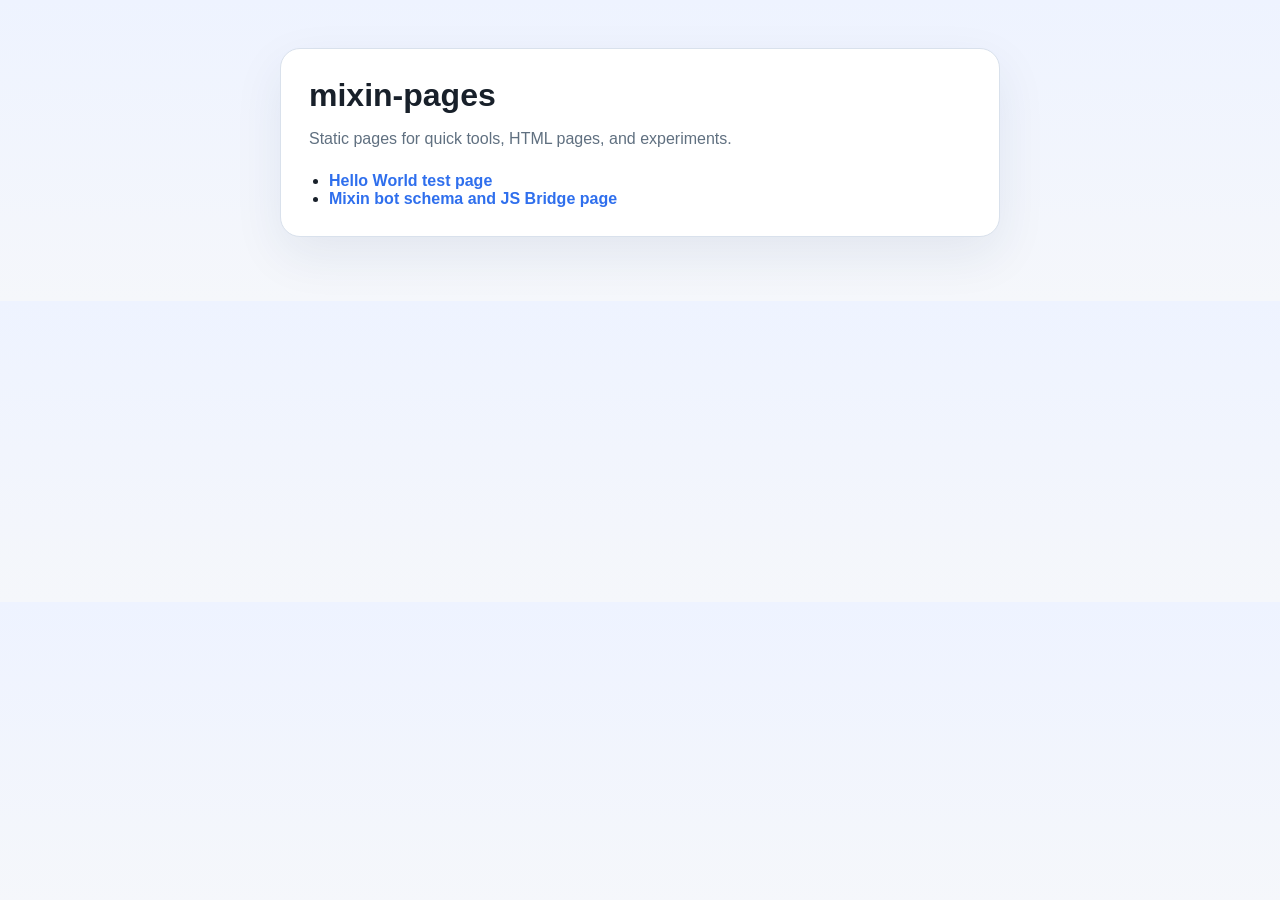
<file: index.html>
<!DOCTYPE html>
<html lang="en">
<head>
  <meta charset="UTF-8">
  <meta name="viewport" content="width=device-width, initial-scale=1.0">
  <title>mixin-pages</title>
  <style>
    :root {
      color-scheme: light;
      --bg: #f5f7fb;
      --card: #ffffff;
      --text: #18202a;
      --muted: #607080;
      --accent: #2f6fed;
      --border: #d9e1ec;
    }

    * {
      box-sizing: border-box;
    }

    body {
      margin: 0;
      font-family: ui-sans-serif, -apple-system, BlinkMacSystemFont, "Segoe UI", sans-serif;
      background: linear-gradient(180deg, #eef3ff 0%, var(--bg) 100%);
      color: var(--text);
    }

    main {
      max-width: 760px;
      margin: 0 auto;
      padding: 48px 20px 64px;
    }

    .card {
      background: var(--card);
      border: 1px solid var(--border);
      border-radius: 20px;
      padding: 28px;
      box-shadow: 0 18px 50px rgba(29, 54, 87, 0.08);
    }

    h1 {
      margin: 0 0 12px;
      font-size: 2rem;
    }

    p {
      margin: 0 0 16px;
      line-height: 1.6;
      color: var(--muted);
    }

    a {
      color: var(--accent);
      text-decoration: none;
      font-weight: 600;
    }

    a:hover {
      text-decoration: underline;
    }

    ul {
      padding-left: 20px;
      margin: 20px 0 0;
    }
  </style>
</head>
<body>
  <main>
    <section class="card">
      <h1>mixin-pages</h1>
      <p>Static pages for quick tools, HTML pages, and experiments.</p>
      <ul>
        <li><a href="./helloworld.html">Hello World test page</a></li>
        <li><a href="./bot-schema/">Mixin bot schema and JS Bridge page</a></li>
      </ul>
    </section>
  </main>
</body>
</html>
</file>
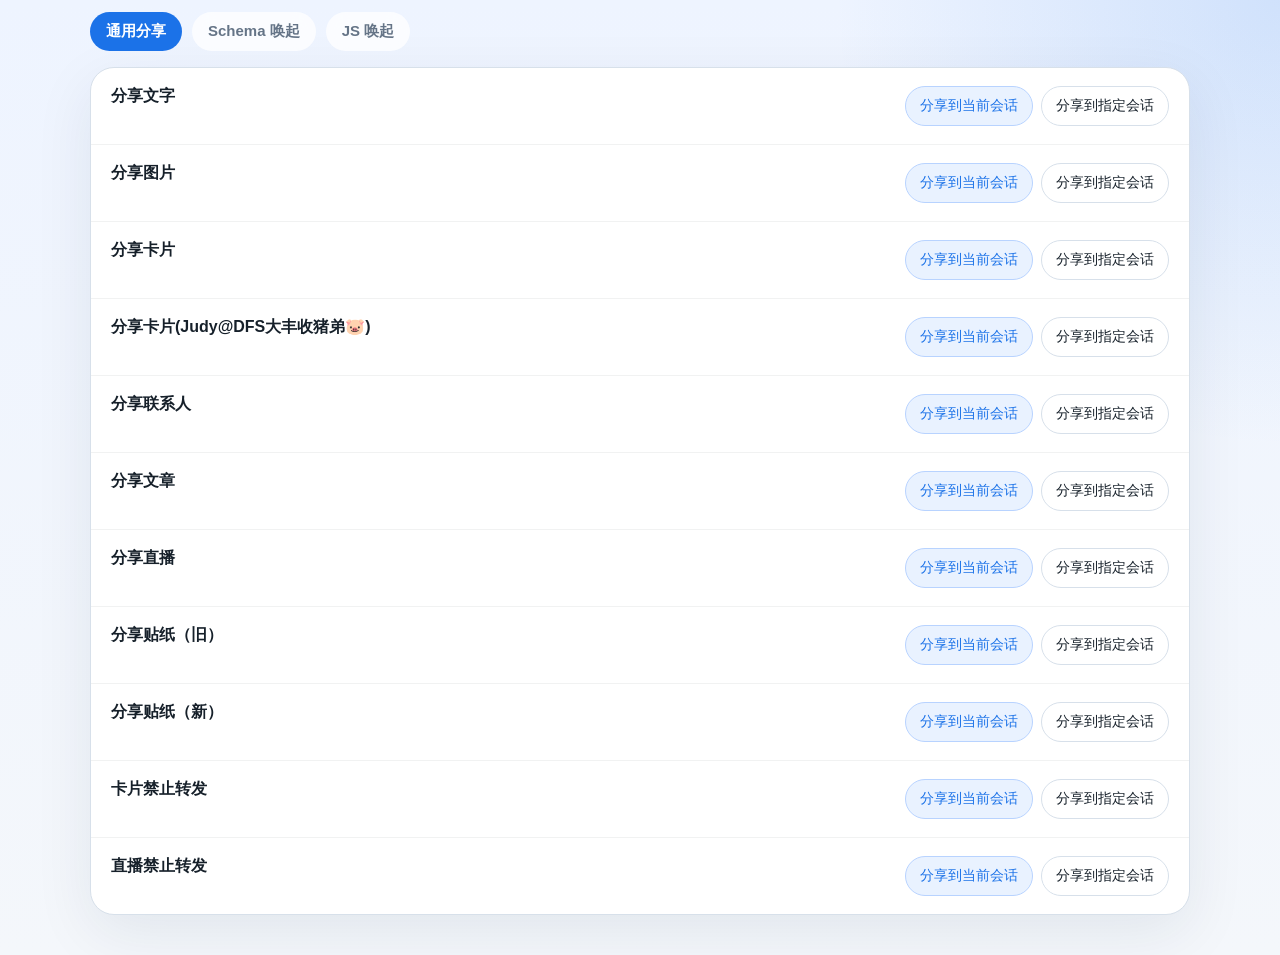
<file: bot-schema/index.html>
<!DOCTYPE html>
<html lang="zh-CN">
<head>
  <meta charset="UTF-8">
  <meta name="viewport" content="width=device-width, initial-scale=1.0">
  <title>Mixin Demo</title>
  <link rel="stylesheet" href="./style.css">
</head>
<body>
  <nav class="tabs" aria-label="bot schema tabs">
    <button class="tab active" data-tab="share" type="button">通用分享</button>
    <button class="tab" data-tab="schema" type="button">Schema 唤起</button>
    <button class="tab" data-tab="js" type="button">JS 唤起</button>
  </nav>

  <main id="panels">
    <section class="panel active" data-panel="share">
      <table>
        <tbody id="share-body"></tbody>
      </table>
    </section>

    <section class="panel" data-panel="schema">
      <table>
        <tbody id="schema-body"></tbody>
      </table>
    </section>

    <section class="panel" data-panel="js">
      <table>
        <tbody id="js-body"></tbody>
      </table>
    </section>
  </main>

  <div id="toast" aria-live="polite"></div>
  <script src="./app.js"></script>
</body>
</html>
</file>
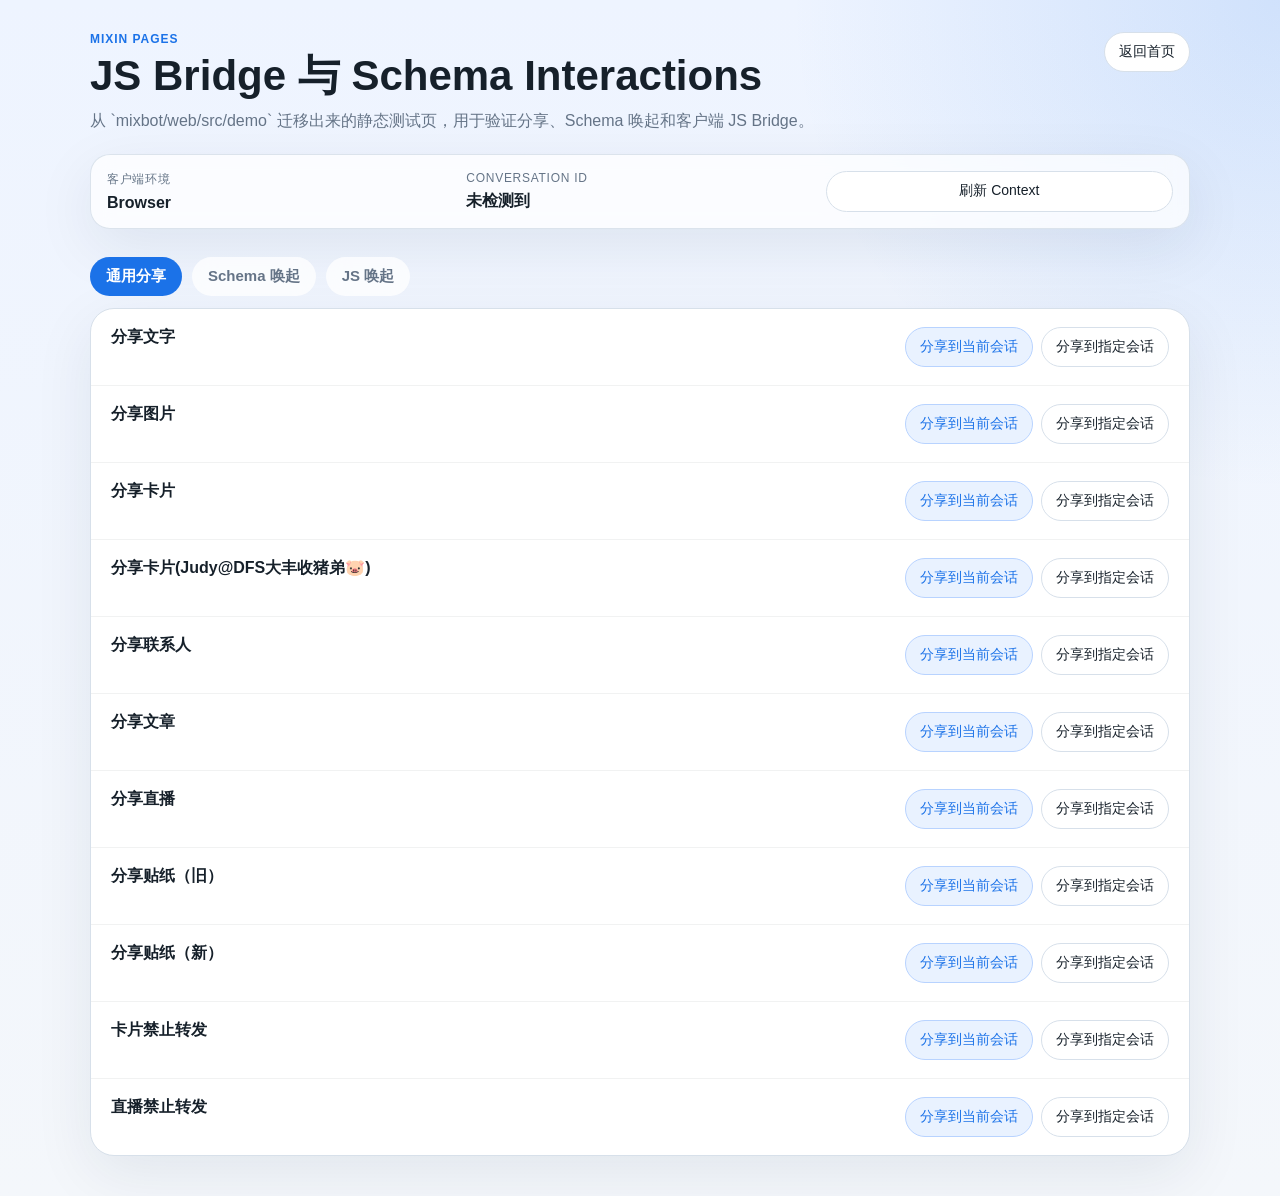
<file: demo/index.html>
<!DOCTYPE html>
<html lang="zh-CN">
<head>
  <meta charset="UTF-8">
  <meta name="viewport" content="width=device-width, initial-scale=1.0">
  <title>Mixin Demo</title>
  <link rel="stylesheet" href="./style.css">
</head>
<body>
  <header class="hero">
    <div>
      <p class="eyebrow">Mixin Pages</p>
      <h1>JS Bridge 与 Schema Interactions</h1>
      <p class="summary">从 `mixbot/web/src/demo` 迁移出来的静态测试页，用于验证分享、Schema 唤起和客户端 JS Bridge。</p>
    </div>
    <a class="back-link" href="../index.html">返回首页</a>
  </header>

  <section class="status-panel">
    <div>
      <span class="status-label">客户端环境</span>
      <strong id="platform-label">Browser</strong>
    </div>
    <div>
      <span class="status-label">Conversation ID</span>
      <strong id="conversation-label">未检测到</strong>
    </div>
    <button id="refresh-context" type="button">刷新 Context</button>
  </section>

  <nav class="tabs" aria-label="demo tabs">
    <button class="tab active" data-tab="share" type="button">通用分享</button>
    <button class="tab" data-tab="schema" type="button">Schema 唤起</button>
    <button class="tab" data-tab="js" type="button">JS 唤起</button>
  </nav>

  <main id="panels">
    <section class="panel active" data-panel="share">
      <table>
        <tbody id="share-body"></tbody>
      </table>
    </section>

    <section class="panel" data-panel="schema">
      <table>
        <tbody id="schema-body"></tbody>
      </table>
    </section>

    <section class="panel" data-panel="js">
      <table>
        <tbody id="js-body"></tbody>
      </table>
    </section>
  </main>

  <div id="toast" aria-live="polite"></div>
  <script src="./app.js"></script>
</body>
</html>
</file>
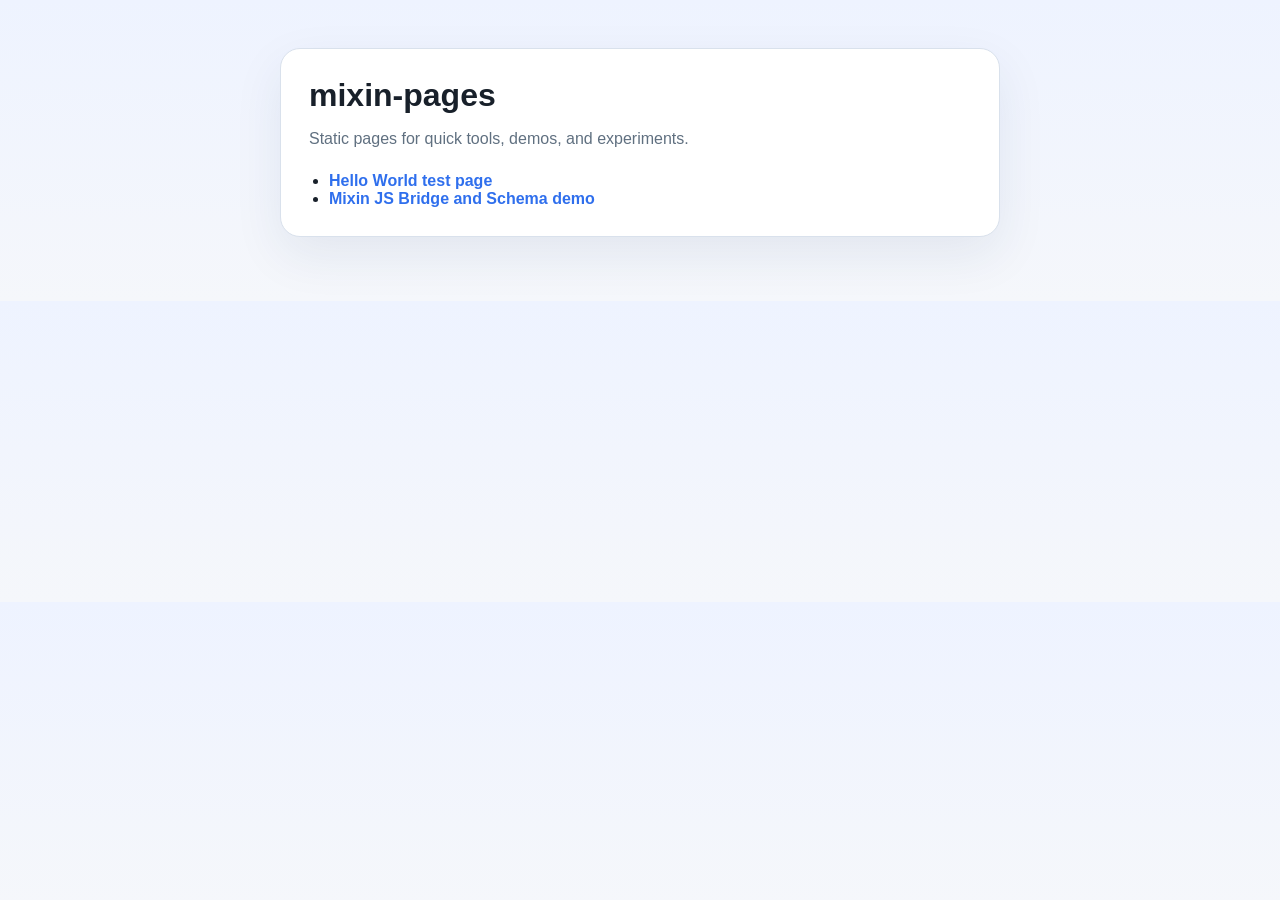
<file: docs/index.html>
<!DOCTYPE html>
<html lang="en">
<head>
  <meta charset="UTF-8">
  <meta name="viewport" content="width=device-width, initial-scale=1.0">
  <title>mixin-pages</title>
  <style>
    :root {
      color-scheme: light;
      --bg: #f5f7fb;
      --card: #ffffff;
      --text: #18202a;
      --muted: #607080;
      --accent: #2f6fed;
      --border: #d9e1ec;
    }

    * {
      box-sizing: border-box;
    }

    body {
      margin: 0;
      font-family: ui-sans-serif, -apple-system, BlinkMacSystemFont, "Segoe UI", sans-serif;
      background: linear-gradient(180deg, #eef3ff 0%, var(--bg) 100%);
      color: var(--text);
    }

    main {
      max-width: 760px;
      margin: 0 auto;
      padding: 48px 20px 64px;
    }

    .card {
      background: var(--card);
      border: 1px solid var(--border);
      border-radius: 20px;
      padding: 28px;
      box-shadow: 0 18px 50px rgba(29, 54, 87, 0.08);
    }

    h1 {
      margin: 0 0 12px;
      font-size: 2rem;
    }

    p {
      margin: 0 0 16px;
      line-height: 1.6;
      color: var(--muted);
    }

    a {
      color: var(--accent);
      text-decoration: none;
      font-weight: 600;
    }

    a:hover {
      text-decoration: underline;
    }

    ul {
      padding-left: 20px;
      margin: 20px 0 0;
    }
  </style>
</head>
<body>
  <main>
    <section class="card">
      <h1>mixin-pages</h1>
      <p>Static pages for quick tools, demos, and experiments.</p>
      <ul>
        <li><a href="./helloworld.html">Hello World test page</a></li>
        <li><a href="./demo/">Mixin JS Bridge and Schema demo</a></li>
      </ul>
    </section>
  </main>
</body>
</html>
</file>
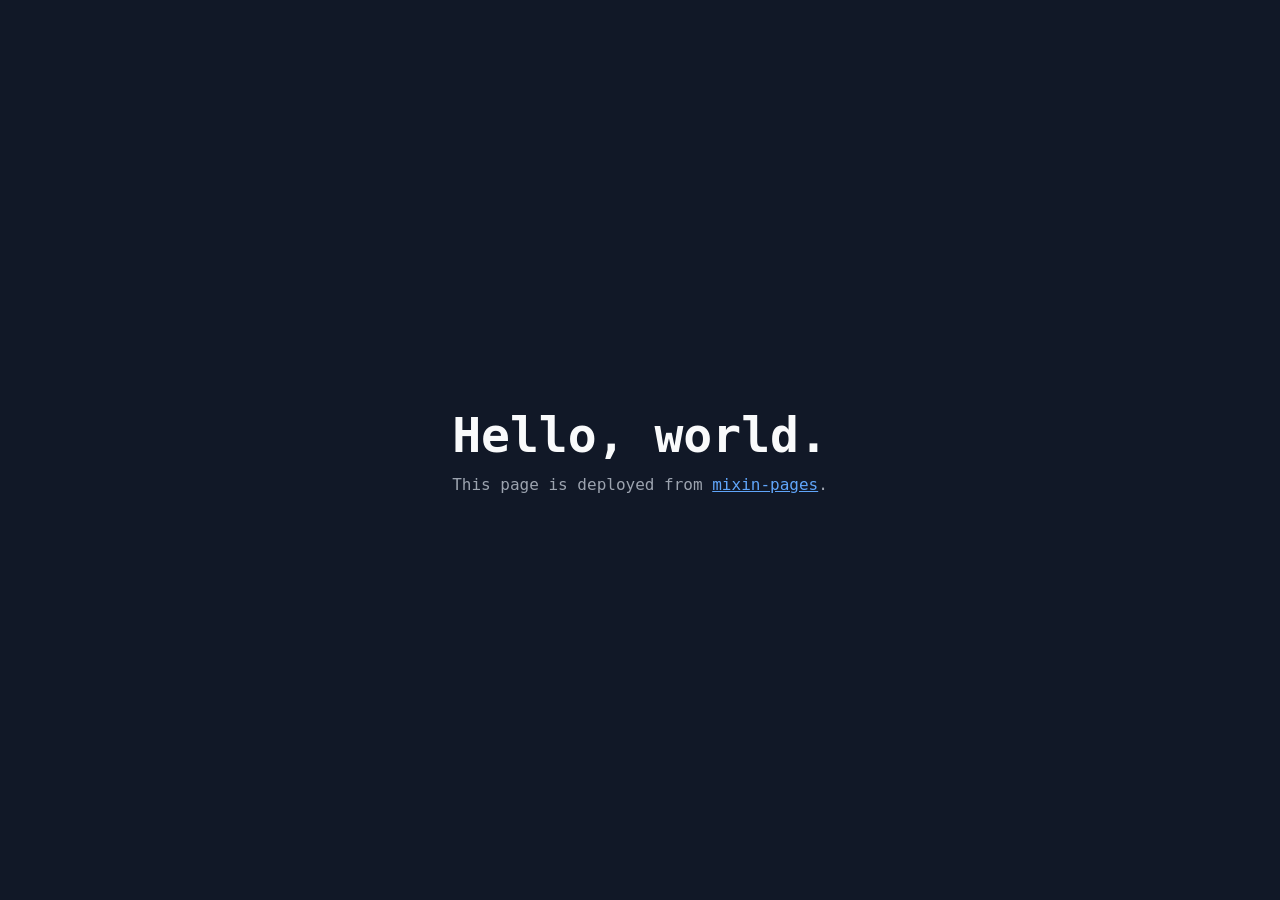
<file: helloworld.html>
<!DOCTYPE html>
<html lang="en">
<head>
  <meta charset="UTF-8">
  <meta name="viewport" content="width=device-width, initial-scale=1.0">
  <title>Hello World</title>
  <style>
    body {
      margin: 0;
      min-height: 100vh;
      display: grid;
      place-items: center;
      background: #111827;
      color: #f9fafb;
      font-family: ui-monospace, SFMono-Regular, Menlo, Monaco, Consolas, monospace;
    }

    main {
      text-align: center;
      padding: 24px;
    }

    h1 {
      margin: 0 0 12px;
      font-size: 3rem;
    }

    p {
      margin: 0;
      color: #9ca3af;
    }

    a {
      color: #60a5fa;
    }
  </style>
</head>
<body>
  <main>
    <h1>Hello, world.</h1>
    <p>This page is deployed from <a href="./index.html">mixin-pages</a>.</p>
  </main>
</body>
</html>
</file>
<file: bot-schema/style.css>
:root {
  color-scheme: light;
  --bg: #f4f7fb;
  --panel: #ffffff;
  --line: #d7e0ea;
  --text: #16202a;
  --muted: #657487;
  --accent: #1b72e8;
  --accent-soft: #e9f2ff;
  --shadow: 0 18px 60px rgba(18, 35, 61, 0.08);
}

* {
  box-sizing: border-box;
}

body {
  margin: 0;
  font-family: ui-sans-serif, -apple-system, BlinkMacSystemFont, "Segoe UI", sans-serif;
  background:
    radial-gradient(circle at top right, rgba(27, 114, 232, 0.14), transparent 28%),
    linear-gradient(180deg, #eef4ff 0%, var(--bg) 100%);
  color: var(--text);
}

.tabs,
#panels {
  width: min(1100px, calc(100% - 24px));
  margin-left: auto;
  margin-right: auto;
}

.action-link,
.action-button {
  border: 1px solid var(--line);
  border-radius: 999px;
  background: #fff;
  color: var(--text);
  text-decoration: none;
  padding: 10px 14px;
  font-size: 14px;
  cursor: pointer;
  transition: transform 120ms ease, box-shadow 120ms ease, border-color 120ms ease;
}

.action-link:hover,
.action-button:hover {
  transform: translateY(-1px);
  border-color: var(--accent);
  box-shadow: 0 10px 24px rgba(27, 114, 232, 0.12);
}

.tabs {
  margin-top: 0;
  display: flex;
  gap: 10px;
  position: sticky;
  top: 0;
  z-index: 10;
  padding: 12px 0 16px;
}

.tab {
  border: 0;
  background: rgba(255, 255, 255, 0.74);
  color: var(--muted);
  border-radius: 999px;
  padding: 10px 16px;
  cursor: pointer;
  font-size: 15px;
  font-weight: 600;
  backdrop-filter: blur(10px);
}

.tab.active {
  background: var(--accent);
  color: #fff;
}

#panels {
  padding-bottom: 40px;
}

.panel {
  display: none;
  background: var(--panel);
  border: 1px solid var(--line);
  border-radius: 24px;
  box-shadow: var(--shadow);
  overflow: hidden;
}

.panel.active {
  display: block;
}

table {
  width: 100%;
  border-collapse: collapse;
}

tr + tr td {
  border-top: 1px solid rgba(22, 32, 42, 0.06);
}

td {
  padding: 18px 20px;
  vertical-align: top;
}

td:first-child {
  width: 68%;
}

.title {
  display: block;
  margin-bottom: 6px;
  font-weight: 700;
}

.description {
  color: var(--muted);
  line-height: 1.5;
  font-size: 14px;
  word-break: break-all;
}

.action-group {
  display: flex;
  flex-wrap: wrap;
  justify-content: flex-end;
  gap: 8px;
}

.action-button.primary,
.action-link.primary {
  background: var(--accent-soft);
  border-color: #b8d3ff;
  color: var(--accent);
}

#toast {
  position: fixed;
  right: 16px;
  bottom: 16px;
  max-width: min(420px, calc(100% - 32px));
  background: rgba(22, 32, 42, 0.94);
  color: #fff;
  border-radius: 16px;
  padding: 14px 16px;
  line-height: 1.5;
  box-shadow: 0 20px 40px rgba(0, 0, 0, 0.18);
  opacity: 0;
  pointer-events: none;
  transform: translateY(12px);
  transition: opacity 140ms ease, transform 140ms ease;
  white-space: pre-wrap;
  word-break: break-word;
}

#toast.visible {
  opacity: 1;
  transform: translateY(0);
}

@media (max-width: 860px) {
  tr,
  td,
  tbody {
    display: block;
    width: 100%;
  }

  td:first-child {
    width: 100%;
    padding-bottom: 8px;
  }

  td:last-child {
    padding-top: 0;
  }

  /* 窄屏下两个 td 堆叠成一行，分割线只留在每项顶部 */
  tr + tr td:last-child {
    border-top: 0;
  }

  .action-group {
    justify-content: flex-start;
  }
}
</file>
<file: demo/style.css>
:root {
  color-scheme: light;
  --bg: #f4f7fb;
  --panel: #ffffff;
  --line: #d7e0ea;
  --text: #16202a;
  --muted: #657487;
  --accent: #1b72e8;
  --accent-soft: #e9f2ff;
  --shadow: 0 18px 60px rgba(18, 35, 61, 0.08);
}

* {
  box-sizing: border-box;
}

body {
  margin: 0;
  font-family: ui-sans-serif, -apple-system, BlinkMacSystemFont, "Segoe UI", sans-serif;
  background:
    radial-gradient(circle at top right, rgba(27, 114, 232, 0.14), transparent 28%),
    linear-gradient(180deg, #eef4ff 0%, var(--bg) 100%);
  color: var(--text);
}

.hero,
.status-panel,
.tabs,
#panels {
  width: min(1100px, calc(100% - 24px));
  margin-left: auto;
  margin-right: auto;
}

.hero {
  padding: 32px 0 20px;
  display: flex;
  gap: 16px;
  justify-content: space-between;
  align-items: flex-start;
}

.eyebrow {
  margin: 0 0 8px;
  color: var(--accent);
  font-weight: 700;
  letter-spacing: 0.08em;
  text-transform: uppercase;
  font-size: 12px;
}

h1 {
  margin: 0 0 10px;
  font-size: clamp(28px, 4vw, 42px);
  line-height: 1.05;
}

.summary {
  margin: 0;
  max-width: 760px;
  color: var(--muted);
  line-height: 1.6;
}

.back-link,
.action-link,
.action-button,
#refresh-context {
  border: 1px solid var(--line);
  border-radius: 999px;
  background: #fff;
  color: var(--text);
  text-decoration: none;
  padding: 10px 14px;
  font-size: 14px;
  cursor: pointer;
  transition: transform 120ms ease, box-shadow 120ms ease, border-color 120ms ease;
}

.back-link:hover,
.action-link:hover,
.action-button:hover,
#refresh-context:hover {
  transform: translateY(-1px);
  border-color: var(--accent);
  box-shadow: 0 10px 24px rgba(27, 114, 232, 0.12);
}

.status-panel {
  display: grid;
  grid-template-columns: repeat(3, minmax(0, 1fr));
  gap: 12px;
  background: rgba(255, 255, 255, 0.72);
  border: 1px solid rgba(215, 224, 234, 0.9);
  border-radius: 20px;
  padding: 16px;
  backdrop-filter: blur(10px);
  box-shadow: var(--shadow);
}

.status-label {
  display: block;
  margin-bottom: 6px;
  font-size: 12px;
  color: var(--muted);
  text-transform: uppercase;
  letter-spacing: 0.06em;
}

.tabs {
  margin-top: 16px;
  display: flex;
  gap: 10px;
  position: sticky;
  top: 0;
  z-index: 10;
  padding: 12px 0;
}

.tab {
  border: 0;
  background: rgba(255, 255, 255, 0.74);
  color: var(--muted);
  border-radius: 999px;
  padding: 10px 16px;
  cursor: pointer;
  font-size: 15px;
  font-weight: 600;
  backdrop-filter: blur(10px);
}

.tab.active {
  background: var(--accent);
  color: #fff;
}

#panels {
  padding-bottom: 40px;
}

.panel {
  display: none;
  background: var(--panel);
  border: 1px solid var(--line);
  border-radius: 24px;
  box-shadow: var(--shadow);
  overflow: hidden;
}

.panel.active {
  display: block;
}

table {
  width: 100%;
  border-collapse: collapse;
}

tr + tr td {
  border-top: 1px solid rgba(22, 32, 42, 0.06);
}

td {
  padding: 18px 20px;
  vertical-align: top;
}

td:first-child {
  width: 68%;
}

.title {
  display: block;
  margin-bottom: 6px;
  font-weight: 700;
}

.description {
  color: var(--muted);
  line-height: 1.5;
  font-size: 14px;
  word-break: break-all;
}

.action-group {
  display: flex;
  flex-wrap: wrap;
  justify-content: flex-end;
  gap: 8px;
}

.action-button.primary,
.action-link.primary {
  background: var(--accent-soft);
  border-color: #b8d3ff;
  color: var(--accent);
}

#toast {
  position: fixed;
  right: 16px;
  bottom: 16px;
  max-width: min(420px, calc(100% - 32px));
  background: rgba(22, 32, 42, 0.94);
  color: #fff;
  border-radius: 16px;
  padding: 14px 16px;
  line-height: 1.5;
  box-shadow: 0 20px 40px rgba(0, 0, 0, 0.18);
  opacity: 0;
  pointer-events: none;
  transform: translateY(12px);
  transition: opacity 140ms ease, transform 140ms ease;
  white-space: pre-wrap;
  word-break: break-word;
}

#toast.visible {
  opacity: 1;
  transform: translateY(0);
}

@media (max-width: 860px) {
  .hero {
    flex-direction: column;
  }

  .status-panel {
    grid-template-columns: 1fr;
  }

  tr,
  td,
  tbody {
    display: block;
    width: 100%;
  }

  td:first-child {
    width: 100%;
    padding-bottom: 8px;
  }

  td:last-child {
    padding-top: 0;
  }

  .action-group {
    justify-content: flex-start;
  }
}
</file>
